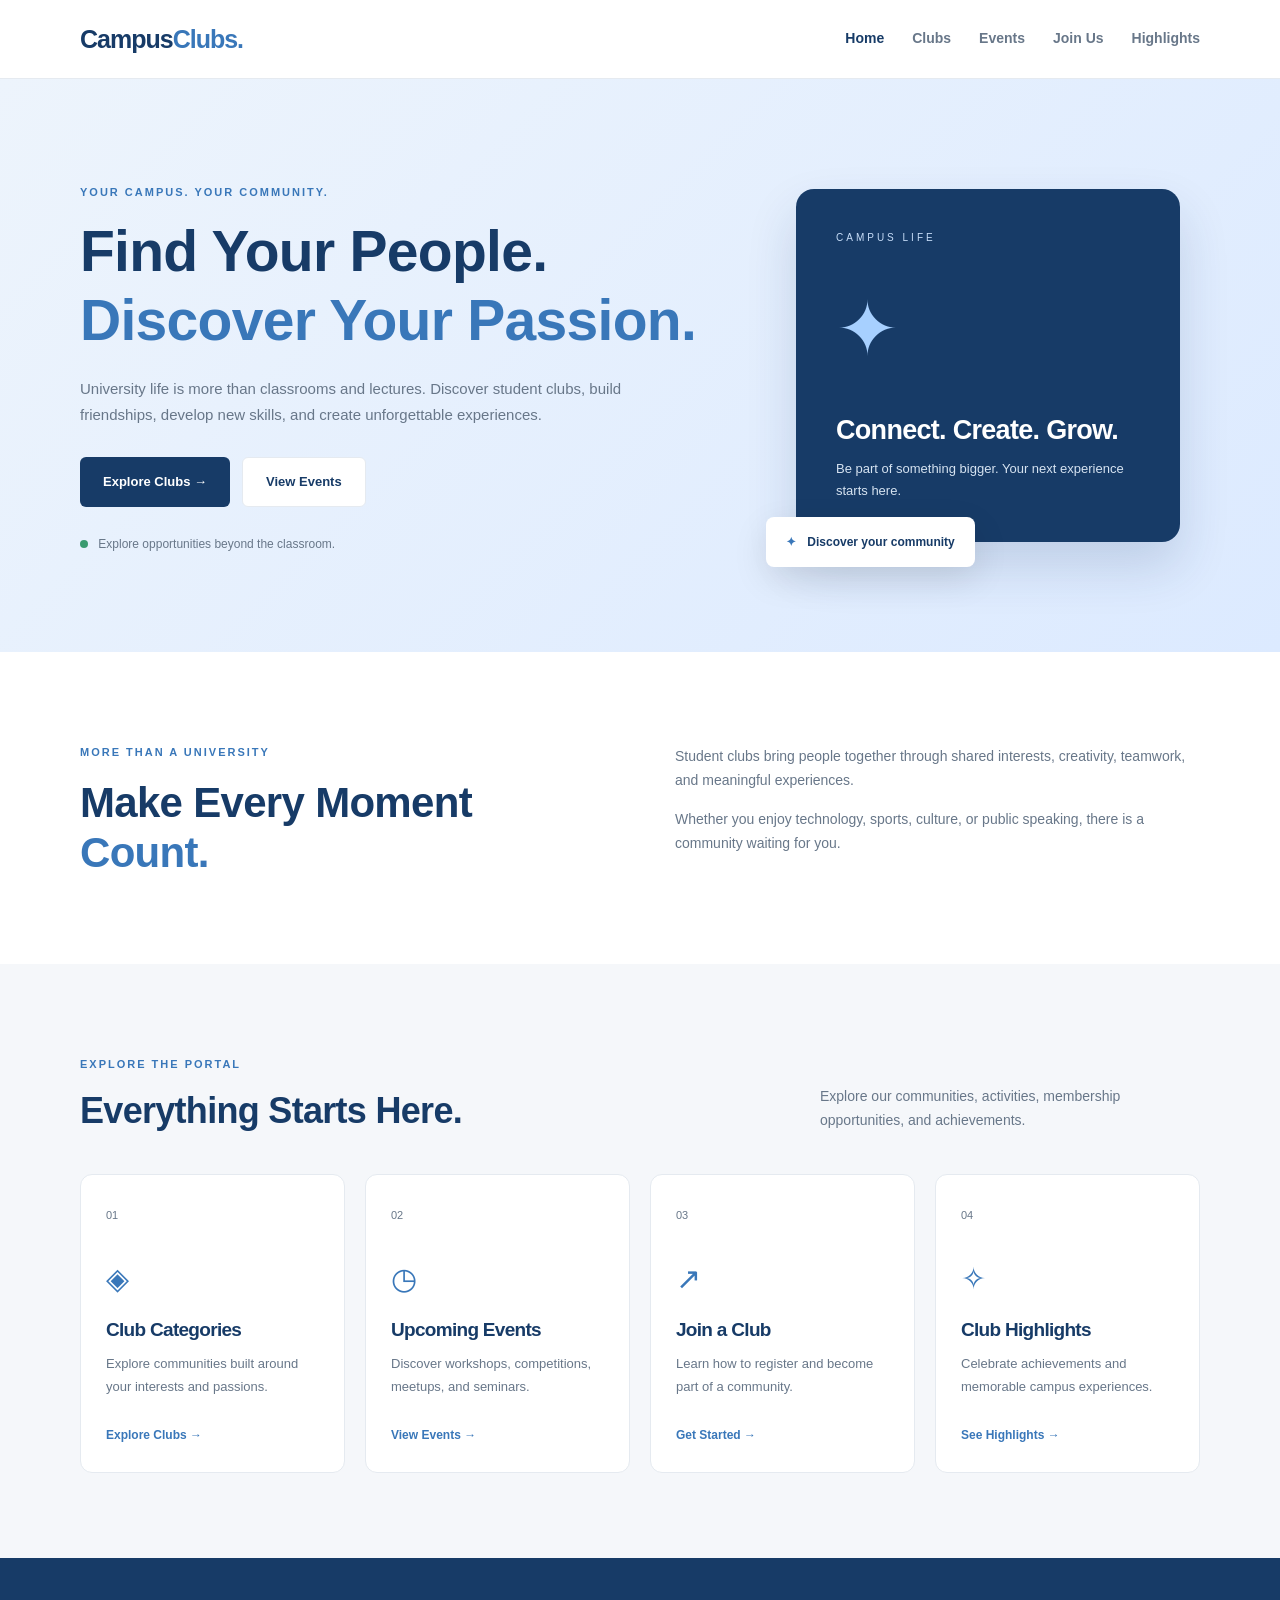
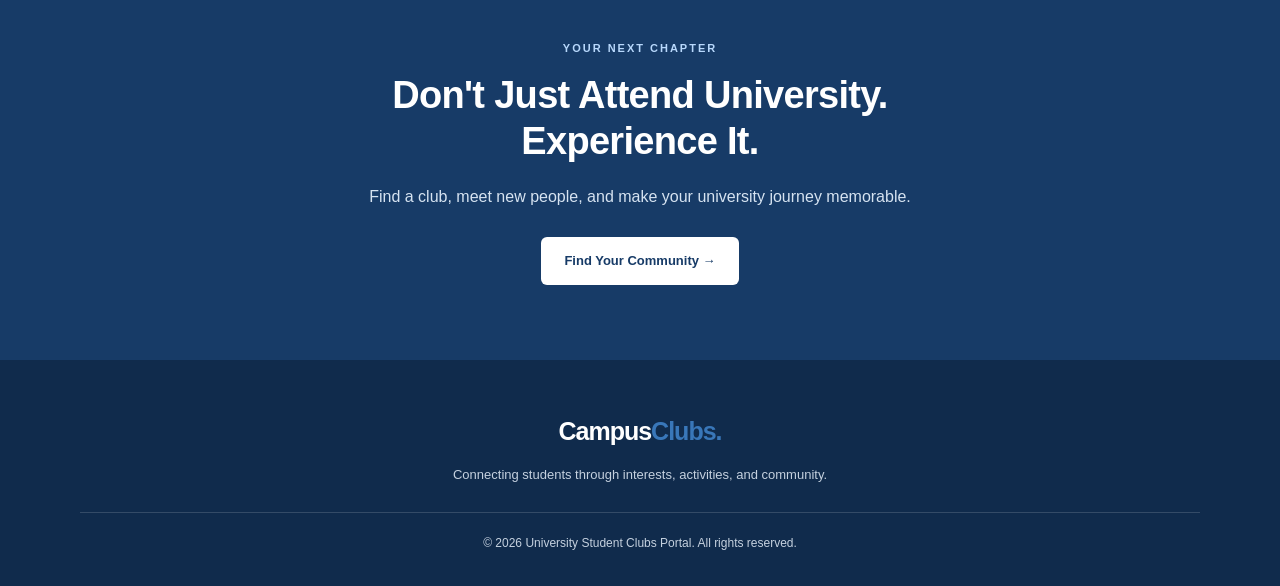
<file: src/index.html>
<!DOCTYPE html>
<html lang="en">
<head>
    <meta charset="UTF-8">
    <meta name="viewport" content="width=device-width, initial-scale=1.0">
    <meta name="description" content="Discover university student clubs, events, achievements and opportunities to get involved.">
    <title>Campus Clubs | University Student Clubs Portal</title>
    <link rel="stylesheet" href="../styles/style.css">
</head>
<body>

    <!-- Header -->
    <header class="site-header">
        <div class="container nav-wrapper">
            <a href="index.html" class="logo">
                Campus<span>Clubs.</span>
            </a>

            <nav class="main-nav" aria-label="Main navigation">
                <a href="index.html" class="active">Home</a>
                <a href="clubs.html">Clubs</a>
                <a href="events.html">Events</a>
                <a href="join.html">Join Us</a>
                <a href="highlights.html">Highlights</a>
            </nav>
        </div>
    </header>

    <main>

        <!-- Hero Section -->
        <section class="home-hero">
            <div class="container hero-content">
                <div class="hero-text">
                    <span class="eyebrow">YOUR CAMPUS. YOUR COMMUNITY.</span>

                    <h1>
                        Find Your People.
                        <span>Discover Your Passion.</span>
                    </h1>

                    <p>
                        University life is more than classrooms and lectures.
                        Discover student clubs, build friendships, develop
                        new skills, and create unforgettable experiences.
                    </p>

                    <div class="hero-actions">
                        <a href="clubs.html" class="btn btn-primary">
                            Explore Clubs →
                        </a>

                        <a href="events.html" class="btn btn-outline">
                            View Events
                        </a>
                    </div>

                    <div class="hero-note">
                        <span class="note-dot"></span>
                        Explore opportunities beyond the classroom.
                    </div>
                </div>

                <div class="hero-visual">
                    <div class="hero-visual-card">
                        <span class="visual-label">CAMPUS LIFE</span>
                        <div class="visual-symbol">✦</div>
                        <h2>Connect. Create. Grow.</h2>
                        <p>
                            Be part of something bigger.
                            Your next experience starts here.
                        </p>
                    </div>

                    <div class="floating-card">
                        <span>✦</span>
                        Discover your community
                    </div>
                </div>
            </div>
        </section>

        <!-- Introduction -->
        <section class="intro-section section-padding">
            <div class="container intro-grid">
                <div>
                    <span class="eyebrow">MORE THAN A UNIVERSITY</span>
                    <h2>
                        Make Every Moment
                        <span>Count.</span>
                    </h2>
                </div>

                <div class="intro-description">
                    <p>
                        Student clubs bring people together through
                        shared interests, creativity, teamwork, and
                        meaningful experiences.
                    </p>

                    <p>
                        Whether you enjoy technology, sports, culture,
                        or public speaking, there is a community
                        waiting for you.
                    </p>
                </div>
            </div>
        </section>

        <!-- Portal Pages -->
        <section class="explore-section section-padding">
            <div class="container">

                <div class="section-heading">
                    <div>
                        <span class="eyebrow">EXPLORE THE PORTAL</span>
                        <h2>Everything Starts Here.</h2>
                    </div>

                    <p>
                        Explore our communities, activities,
                        membership opportunities, and achievements.
                    </p>
                </div>

                <div class="explore-grid">

                    <a href="clubs.html" class="explore-card">
                        <span class="card-number">01</span>
                        <div class="explore-icon">◈</div>
                        <h3>Club Categories</h3>
                        <p>
                            Explore communities built around
                            your interests and passions.
                        </p>
                        <span class="card-link">Explore Clubs →</span>
                    </a>

                    <a href="events.html" class="explore-card">
                        <span class="card-number">02</span>
                        <div class="explore-icon">◷</div>
                        <h3>Upcoming Events</h3>
                        <p>
                            Discover workshops, competitions,
                            meetups, and seminars.
                        </p>
                        <span class="card-link">View Events →</span>
                    </a>

                    <a href="join.html" class="explore-card">
                        <span class="card-number">03</span>
                        <div class="explore-icon">↗</div>
                        <h3>Join a Club</h3>
                        <p>
                            Learn how to register and
                            become part of a community.
                        </p>
                        <span class="card-link">Get Started →</span>
                    </a>

                    <a href="highlights.html" class="explore-card">
                        <span class="card-number">04</span>
                        <div class="explore-icon">✧</div>
                        <h3>Club Highlights</h3>
                        <p>
                            Celebrate achievements and
                            memorable campus experiences.
                        </p>
                        <span class="card-link">See Highlights →</span>
                    </a>

                </div>
            </div>
        </section>

        <!-- Closing CTA -->
        <section class="home-cta">
            <div class="container cta-content">
                <span class="eyebrow">YOUR NEXT CHAPTER</span>
                <h2>Don't Just Attend University. Experience It.</h2>
                <p>
                    Find a club, meet new people, and make
                    your university journey memorable.
                </p>
                <a href="join.html" class="btn btn-light">
                    Find Your Community →
                </a>
            </div>
        </section>

    </main>

    <!-- Footer -->
    <footer class="site-footer">
        <div class="container footer-content">
            <a href="index.html" class="footer-logo">
                Campus<span>Clubs.</span>
            </a>

            <p>
                Connecting students through interests,
                activities, and community.
            </p>

            <p class="copyright">
                © 2026 University Student Clubs Portal.
                All rights reserved.
            </p>
        </div>
    </footer>

</body>
</html>
</file>
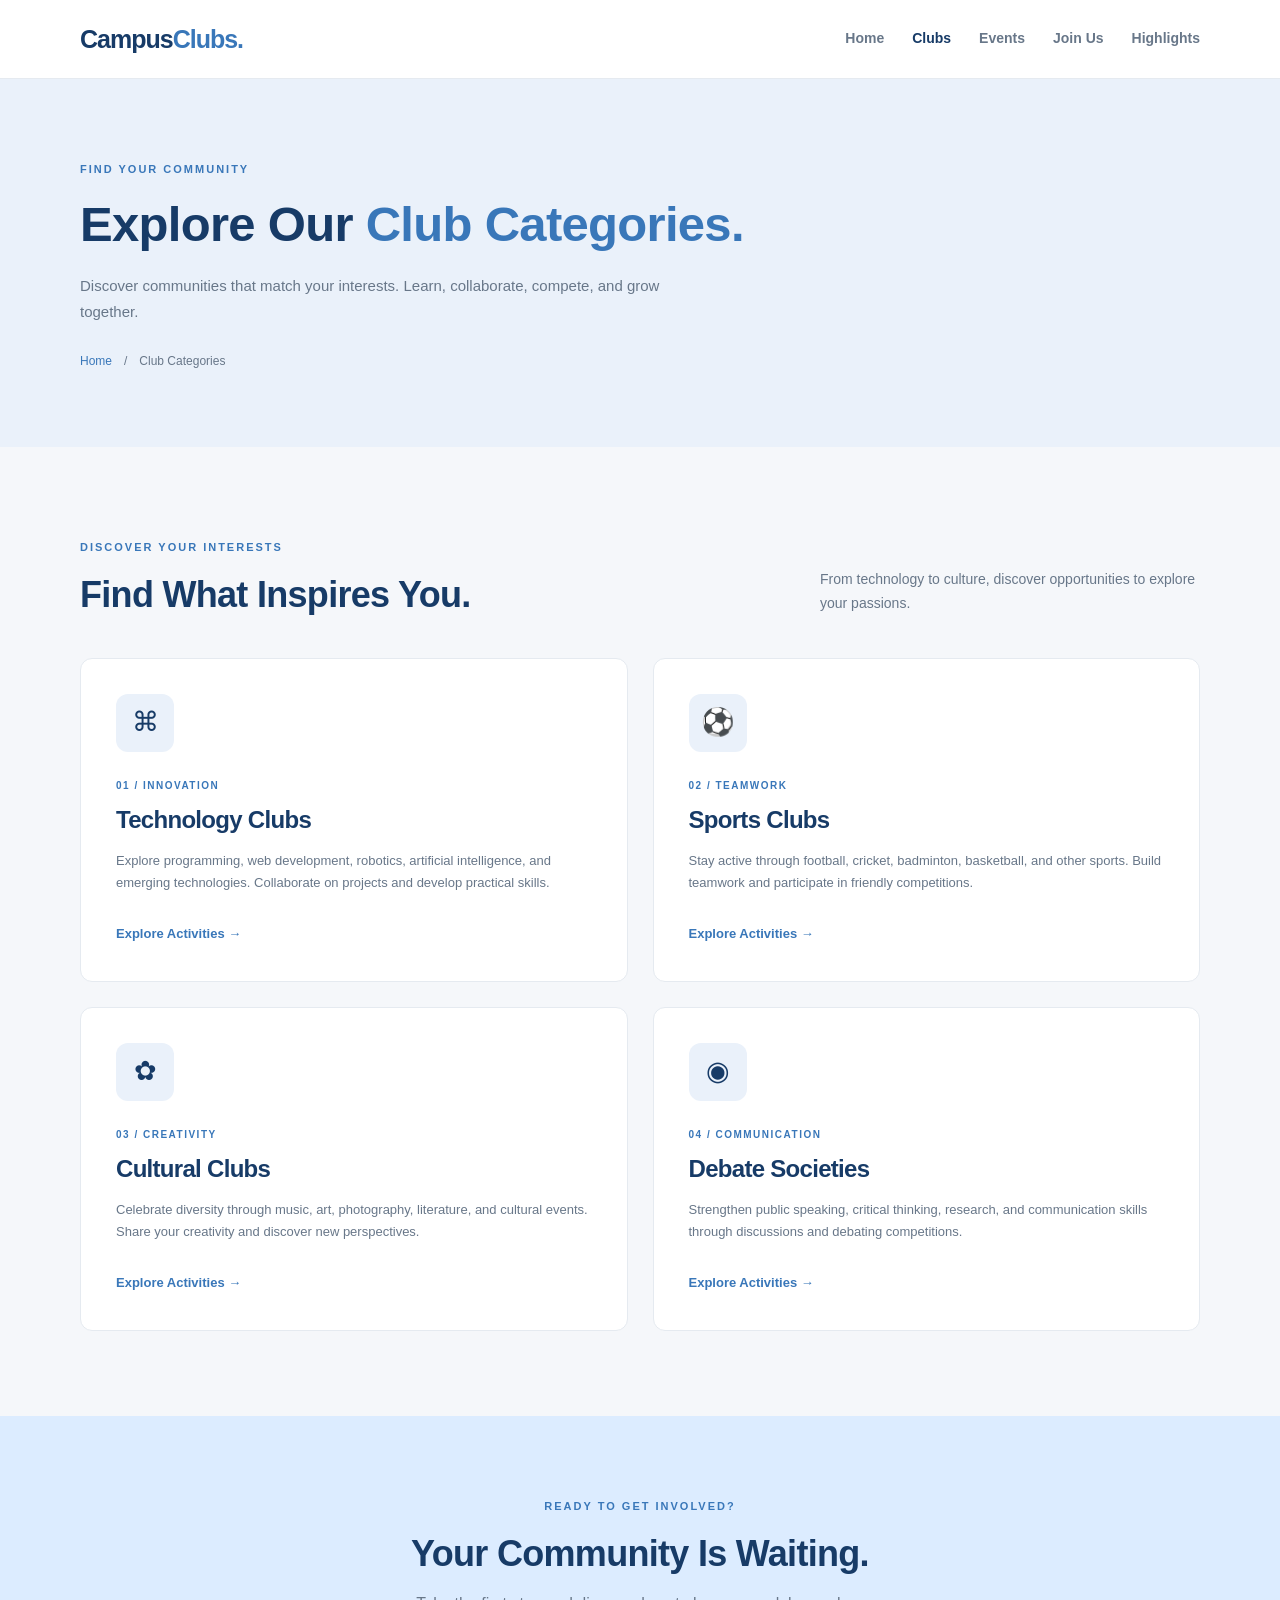
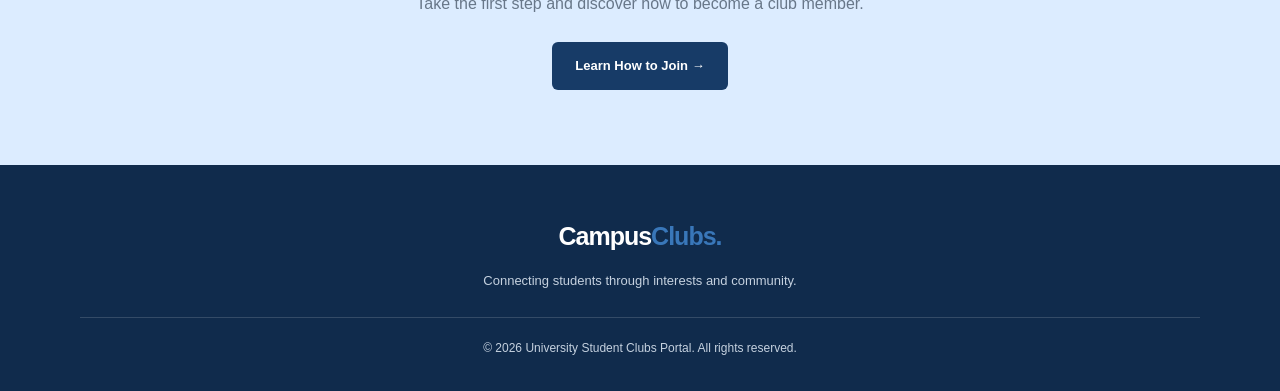
<file: src/clubs.html>
<!DOCTYPE html>
<html lang="en">
<head>
    <meta charset="UTF-8">
    <meta name="viewport" content="width=device-width, initial-scale=1.0">
    <meta name="description" content="Explore technology, sports, cultural and debate clubs at university.">
    <title>Club Categories | Campus Clubs</title>
    <link rel="stylesheet" href="../styles/style.css">
</head>
<body>

    <header class="site-header">
        <div class="container nav-wrapper">
            <a href="index.html" class="logo">
                Campus<span>Clubs.</span>
            </a>

            <nav class="main-nav" aria-label="Main navigation">
                <a href="index.html">Home</a>
                <a href="clubs.html" class="active">Clubs</a>
                <a href="events.html">Events</a>
                <a href="join.html">Join Us</a>
                <a href="highlights.html">Highlights</a>
            </nav>
        </div>
    </header>

    <main>

        <section class="page-hero">
            <div class="container">
                <span class="eyebrow">FIND YOUR COMMUNITY</span>
                <h1>Explore Our <span>Club Categories.</span></h1>
                <p>
                    Discover communities that match your interests.
                    Learn, collaborate, compete, and grow together.
                </p>
                <div class="breadcrumb">
                    <a href="index.html">Home</a>
                    <span>/</span>
                    <span>Club Categories</span>
                </div>
            </div>
        </section>

        <section class="category-section section-padding">
            <div class="container">

                <div class="section-heading">
                    <div>
                        <span class="eyebrow">DISCOVER YOUR INTERESTS</span>
                        <h2>Find What Inspires You.</h2>
                    </div>
                    <p>
                        From technology to culture, discover
                        opportunities to explore your passions.
                    </p>
                </div>

                <div class="club-grid">

                    <article class="club-card">
                        <div class="club-icon">⌘</div>
                        <span class="club-tag">01 / INNOVATION</span>
                        <h2>Technology Clubs</h2>
                        <p>
                            Explore programming, web development,
                            robotics, artificial intelligence, and
                            emerging technologies. Collaborate on
                            projects and develop practical skills.
                        </p>
                        <a href="events.html" class="text-link">
                            Explore Activities →
                        </a>
                    </article>

                    <article class="club-card">
                        <div class="club-icon">⚽</div>
                        <span class="club-tag">02 / TEAMWORK</span>
                        <h2>Sports Clubs</h2>
                        <p>
                            Stay active through football, cricket,
                            badminton, basketball, and other sports.
                            Build teamwork and participate in
                            friendly competitions.
                        </p>
                        <a href="events.html" class="text-link">
                            Explore Activities →
                        </a>
                    </article>

                    <article class="club-card">
                        <div class="club-icon">✿</div>
                        <span class="club-tag">03 / CREATIVITY</span>
                        <h2>Cultural Clubs</h2>
                        <p>
                            Celebrate diversity through music,
                            art, photography, literature, and
                            cultural events. Share your creativity
                            and discover new perspectives.
                        </p>
                        <a href="events.html" class="text-link">
                            Explore Activities →
                        </a>
                    </article>

                    <article class="club-card">
                        <div class="club-icon">◉</div>
                        <span class="club-tag">04 / COMMUNICATION</span>
                        <h2>Debate Societies</h2>
                        <p>
                            Strengthen public speaking, critical
                            thinking, research, and communication
                            skills through discussions and debating
                            competitions.
                        </p>
                        <a href="events.html" class="text-link">
                            Explore Activities →
                        </a>
                    </article>

                </div>
            </div>
        </section>

        <section class="category-cta">
            <div class="container">
                <span class="eyebrow">READY TO GET INVOLVED?</span>
                <h2>Your Community Is Waiting.</h2>
                <p>
                    Take the first step and discover how
                    to become a club member.
                </p>
                <a href="join.html" class="btn btn-primary">
                    Learn How to Join →
                </a>
            </div>
        </section>

    </main>

    <footer class="site-footer">
        <div class="container footer-content">
            <a href="index.html" class="footer-logo">
                Campus<span>Clubs.</span>
            </a>
            <p>Connecting students through interests and community.</p>
            <p class="copyright">
                © 2026 University Student Clubs Portal.
                All rights reserved.
            </p>
        </div>
    </footer>

</body>
</html>
</file>
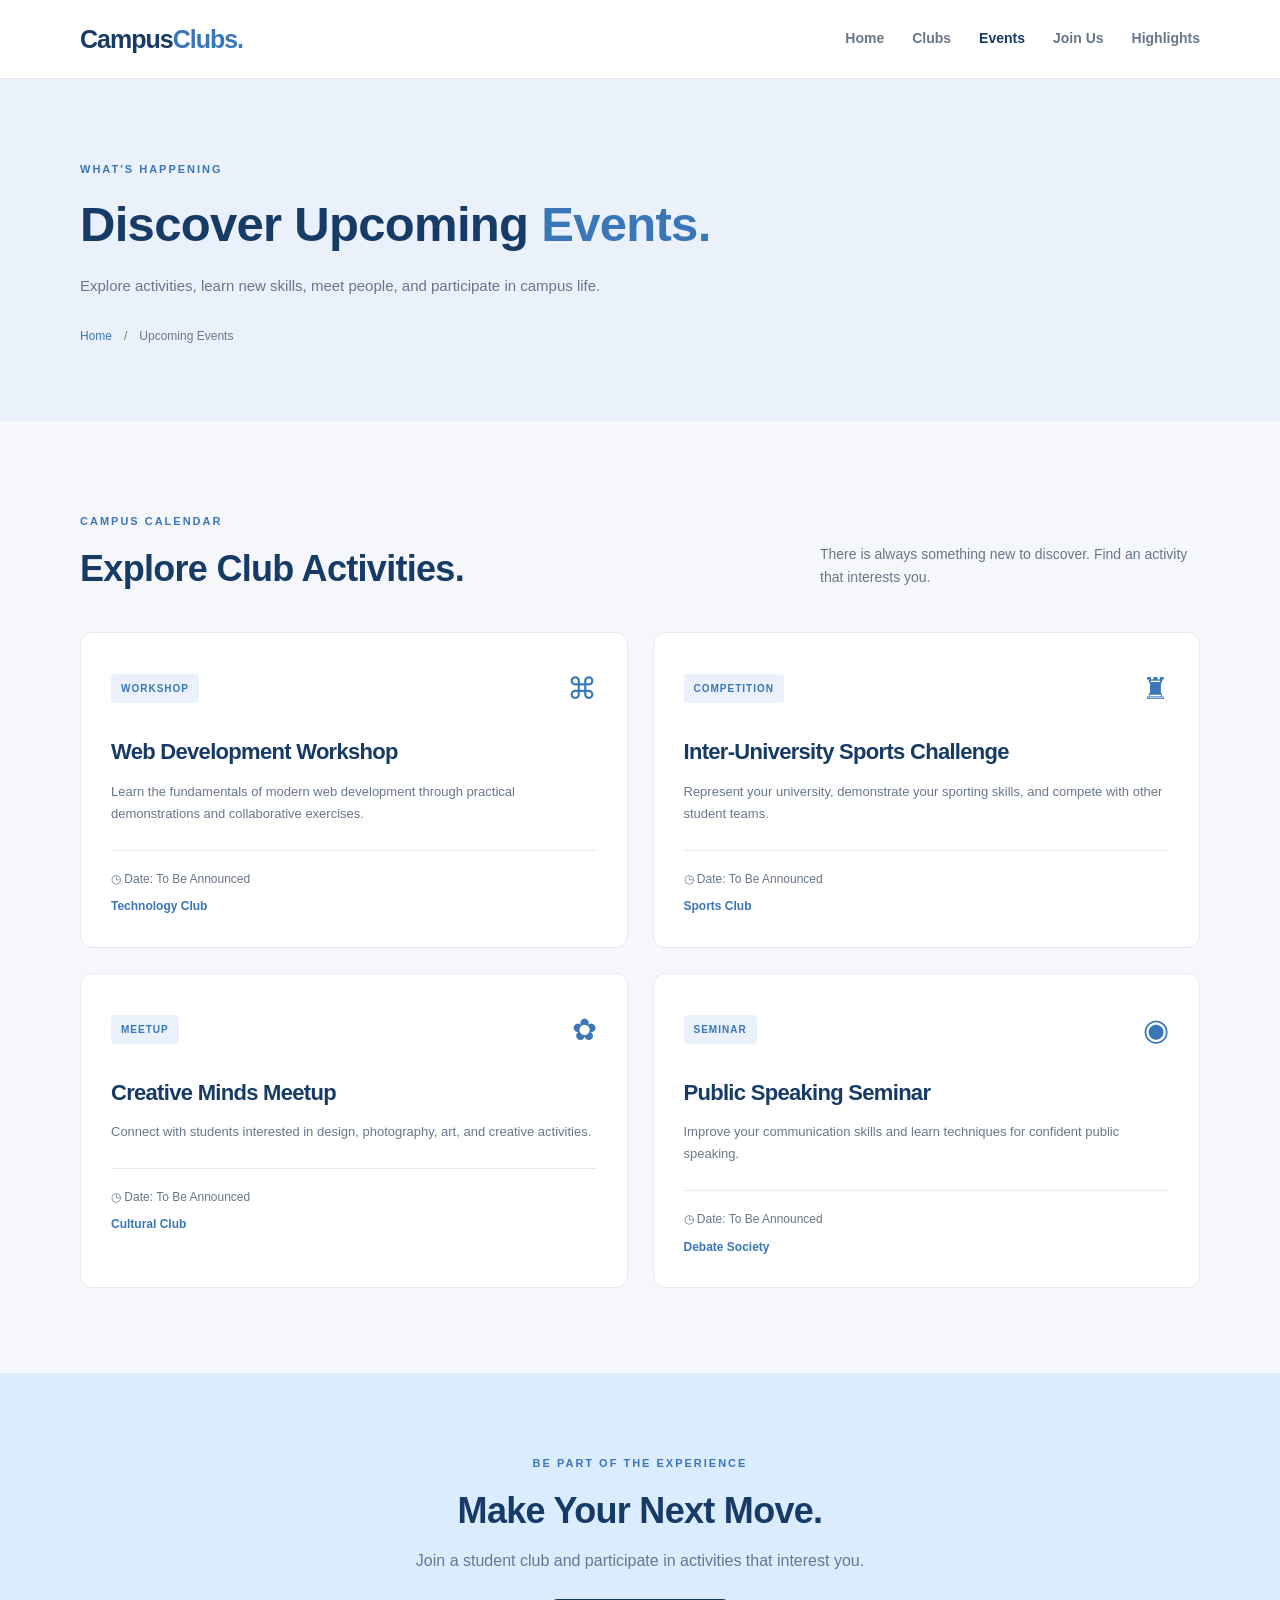
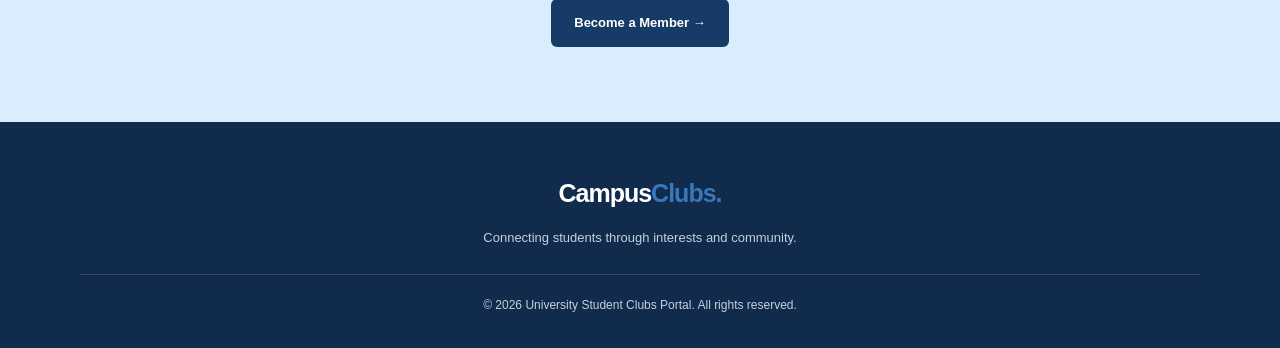
<file: src/events.html>
<!doctype html>
<html lang="en">
  <head>
    <meta charset="UTF-8" />
    <meta name="viewport" content="width=device-width, initial-scale=1.0" />
    <meta
      name="description"
      content="Discover workshops, competitions, meetups and seminars organized by student clubs."
    />
    <title>Upcoming Events | Campus Clubs</title>
    <link rel="stylesheet" href="../styles/style.css" />
  </head>
  <body>
    <header class="site-header">
      <div class="container nav-wrapper">
        <a href="index.html" class="logo"> Campus<span>Clubs.</span> </a>

        <nav class="main-nav" aria-label="Main navigation">
          <a href="index.html">Home</a>
          <a href="clubs.html">Clubs</a>
          <a href="events.html" class="active">Events</a>
          <a href="join.html">Join Us</a>
          <a href="highlights.html">Highlights</a>
        </nav>
      </div>
    </header>

    <main>
      <section class="page-hero">
        <div class="container">
          <span class="eyebrow">WHAT'S HAPPENING</span>
          <h1>Discover Upcoming <span>Events.</span></h1>
          <p>
            Explore activities, learn new skills, meet people, and participate
            in campus life.
          </p>
          <div class="breadcrumb">
            <a href="index.html">Home</a>
            <span>/</span>
            <span>Upcoming Events</span>
          </div>
        </div>
      </section>

      <section class="events-section section-padding">
        <div class="container">
          <div class="section-heading">
            <div>
              <span class="eyebrow">CAMPUS CALENDAR</span>
              <h2>Explore Club Activities.</h2>
            </div>
            <p>
              There is always something new to discover. Find an activity that
              interests you.
            </p>
          </div>

          <div class="event-grid">
            <article class="event-card">
              <div class="event-top">
                <span class="event-category">WORKSHOP</span>
                <span class="event-symbol">⌘</span>
              </div>
              <h2>Web Development Workshop</h2>
              <p>
                Learn the fundamentals of modern web development through
                practical demonstrations and collaborative exercises.
              </p>
              <div class="event-details">
                <span>◷ Date: To Be Announced</span>
                <span>Technology Club</span>
              </div>
            </article>

            <article class="event-card">
              <div class="event-top">
                <span class="event-category">COMPETITION</span>
                <span class="event-symbol">♜</span>
              </div>
              <h2>Inter-University Sports Challenge</h2>
              <p>
                Represent your university, demonstrate your sporting skills, and
                compete with other student teams.
              </p>
              <div class="event-details">
                <span>◷ Date: To Be Announced</span>
                <span>Sports Club</span>
              </div>
            </article>

            <article class="event-card">
              <div class="event-top">
                <span class="event-category">MEETUP</span>
                <span class="event-symbol">✿</span>
              </div>
              <h2>Creative Minds Meetup</h2>
              <p>
                Connect with students interested in design, photography, art,
                and creative activities.
              </p>
              <div class="event-details">
                <span>◷ Date: To Be Announced</span>
                <span>Cultural Club</span>
              </div>
            </article>

            <article class="event-card">
              <div class="event-top">
                <span class="event-category">SEMINAR</span>
                <span class="event-symbol">◉</span>
              </div>
              <h2>Public Speaking Seminar</h2>
              <p>
                Improve your communication skills and learn techniques for
                confident public speaking.
              </p>
              <div class="event-details">
                <span>◷ Date: To Be Announced</span>
                <span>Debate Society</span>
              </div>
            </article>
          </div>
        </div>
      </section>

      <section class="category-cta">
        <div class="container">
          <span class="eyebrow">BE PART OF THE EXPERIENCE</span>
          <h2>Make Your Next Move.</h2>
          <p>
            Join a student club and participate in activities that interest you.
          </p>
          <a href="join.html" class="btn btn-primary"> Become a Member → </a>
        </div>
      </section>
    </main>

    <footer class="site-footer">
      <div class="container footer-content">
        <a href="index.html" class="footer-logo"> Campus<span>Clubs.</span> </a>
        <p>Connecting students through interests and community.</p>
        <p class="copyright">
          © 2026 University Student Clubs Portal. All rights reserved.
        </p>
      </div>
    </footer>
  </body>
</html>
</file>
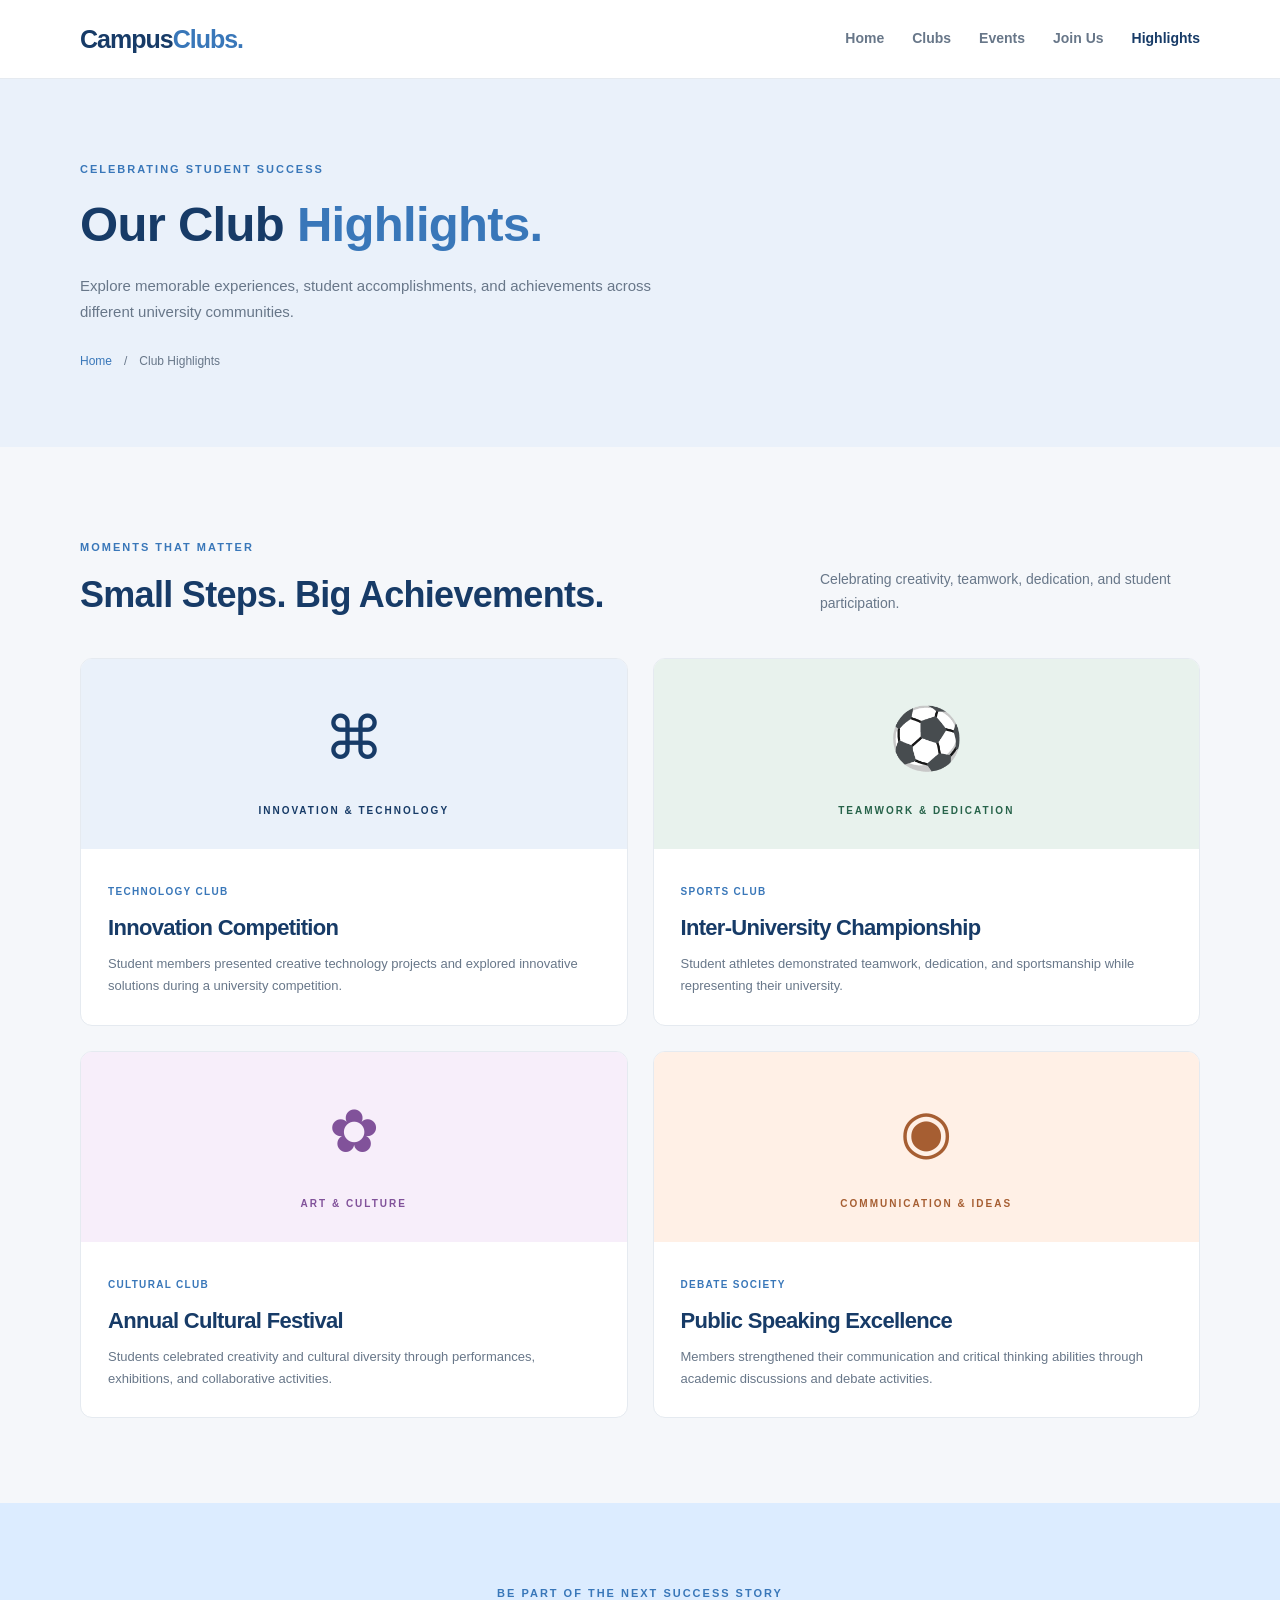
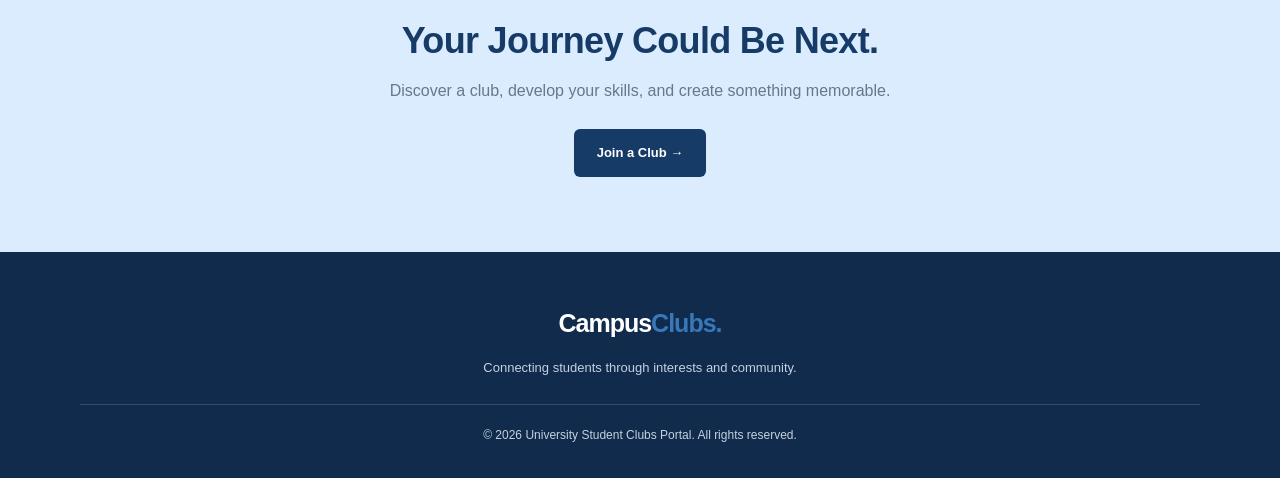
<file: src/highlights.html>
<!DOCTYPE html>
<html lang="en">
<head>
    <meta charset="UTF-8">
    <meta name="viewport" content="width=device-width, initial-scale=1.0">
    <meta name="description" content="Explore achievements, successful events and accomplishments of university student clubs.">
    <title>Club Highlights | Campus Clubs</title>
    <link rel="stylesheet" href="../styles/style.css">
</head>
<body>

    <header class="site-header">
        <div class="container nav-wrapper">
            <a href="index.html" class="logo">
                Campus<span>Clubs.</span>
            </a>

            <nav class="main-nav" aria-label="Main navigation">
                <a href="index.html">Home</a>
                <a href="clubs.html">Clubs</a>
                <a href="events.html">Events</a>
                <a href="join.html">Join Us</a>
                <a href="highlights.html" class="active">Highlights</a>
            </nav>
        </div>
    </header>

    <main>

        <section class="page-hero">
            <div class="container">
                <span class="eyebrow">CELEBRATING STUDENT SUCCESS</span>
                <h1>Our Club <span>Highlights.</span></h1>
                <p>
                    Explore memorable experiences, student
                    accomplishments, and achievements
                    across different university communities.
                </p>
                <div class="breadcrumb">
                    <a href="index.html">Home</a>
                    <span>/</span>
                    <span>Club Highlights</span>
                </div>
            </div>
        </section>

        <section class="highlights-section section-padding">
            <div class="container">

                <div class="section-heading">
                    <div>
                        <span class="eyebrow">MOMENTS THAT MATTER</span>
                        <h2>Small Steps. Big Achievements.</h2>
                    </div>
                    <p>
                        Celebrating creativity, teamwork,
                        dedication, and student participation.
                    </p>
                </div>

                <div class="achievement-grid">

                    <article class="achievement-card">
                        <div class="achievement-visual tech-visual">
                            <span>⌘</span>
                            <small>INNOVATION & TECHNOLOGY</small>
                        </div>
                        <div class="achievement-content">
                            <span class="achievement-tag">TECHNOLOGY CLUB</span>
                            <h2>Innovation Competition</h2>
                            <p>
                                Student members presented creative
                                technology projects and explored
                                innovative solutions during
                                a university competition.
                            </p>
                        </div>
                    </article>

                    <article class="achievement-card">
                        <div class="achievement-visual sports-visual">
                            <span>⚽</span>
                            <small>TEAMWORK & DEDICATION</small>
                        </div>
                        <div class="achievement-content">
                            <span class="achievement-tag">SPORTS CLUB</span>
                            <h2>Inter-University Championship</h2>
                            <p>
                                Student athletes demonstrated
                                teamwork, dedication, and
                                sportsmanship while representing
                                their university.
                            </p>
                        </div>
                    </article>

                    <article class="achievement-card">
                        <div class="achievement-visual culture-visual">
                            <span>✿</span>
                            <small>ART & CULTURE</small>
                        </div>
                        <div class="achievement-content">
                            <span class="achievement-tag">CULTURAL CLUB</span>
                            <h2>Annual Cultural Festival</h2>
                            <p>
                                Students celebrated creativity
                                and cultural diversity through
                                performances, exhibitions,
                                and collaborative activities.
                            </p>
                        </div>
                    </article>

                    <article class="achievement-card">
                        <div class="achievement-visual debate-visual">
                            <span>◉</span>
                            <small>COMMUNICATION & IDEAS</small>
                        </div>
                        <div class="achievement-content">
                            <span class="achievement-tag">DEBATE SOCIETY</span>
                            <h2>Public Speaking Excellence</h2>
                            <p>
                                Members strengthened their
                                communication and critical thinking
                                abilities through academic
                                discussions and debate activities.
                            </p>
                        </div>
                    </article>

                </div>
            </div>
        </section>

        <section class="category-cta">
            <div class="container">
                <span class="eyebrow">BE PART OF THE NEXT SUCCESS STORY</span>
                <h2>Your Journey Could Be Next.</h2>
                <p>
                    Discover a club, develop your skills,
                    and create something memorable.
                </p>
                <a href="join.html" class="btn btn-primary">
                    Join a Club →
                </a>
            </div>
        </section>

    </main>

    <footer class="site-footer">
        <div class="container footer-content">
            <a href="index.html" class="footer-logo">
                Campus<span>Clubs.</span>
            </a>
            <p>Connecting students through interests and community.</p>
            <p class="copyright">
                ©️ 2026 University Student Clubs Portal.
                All rights reserved.
            </p>
        </div>
    </footer>

</body>
</html>
</file>
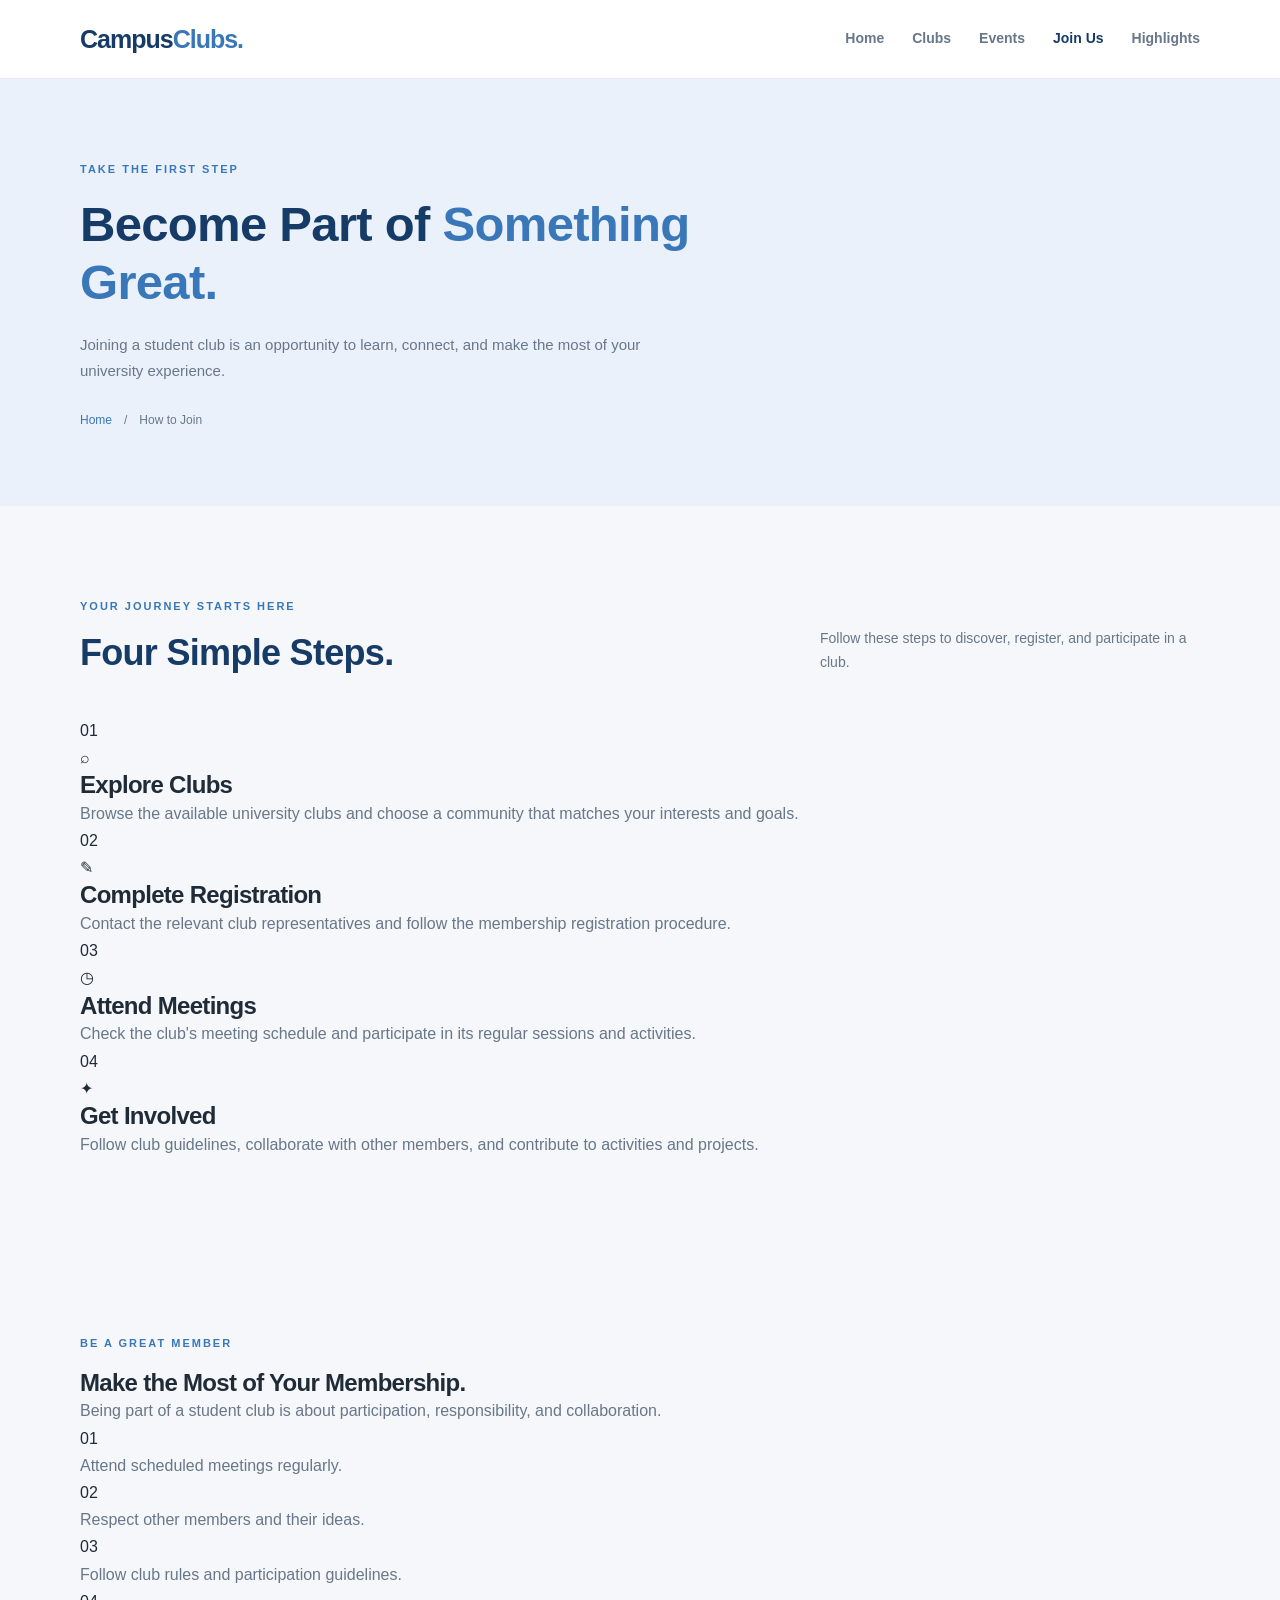
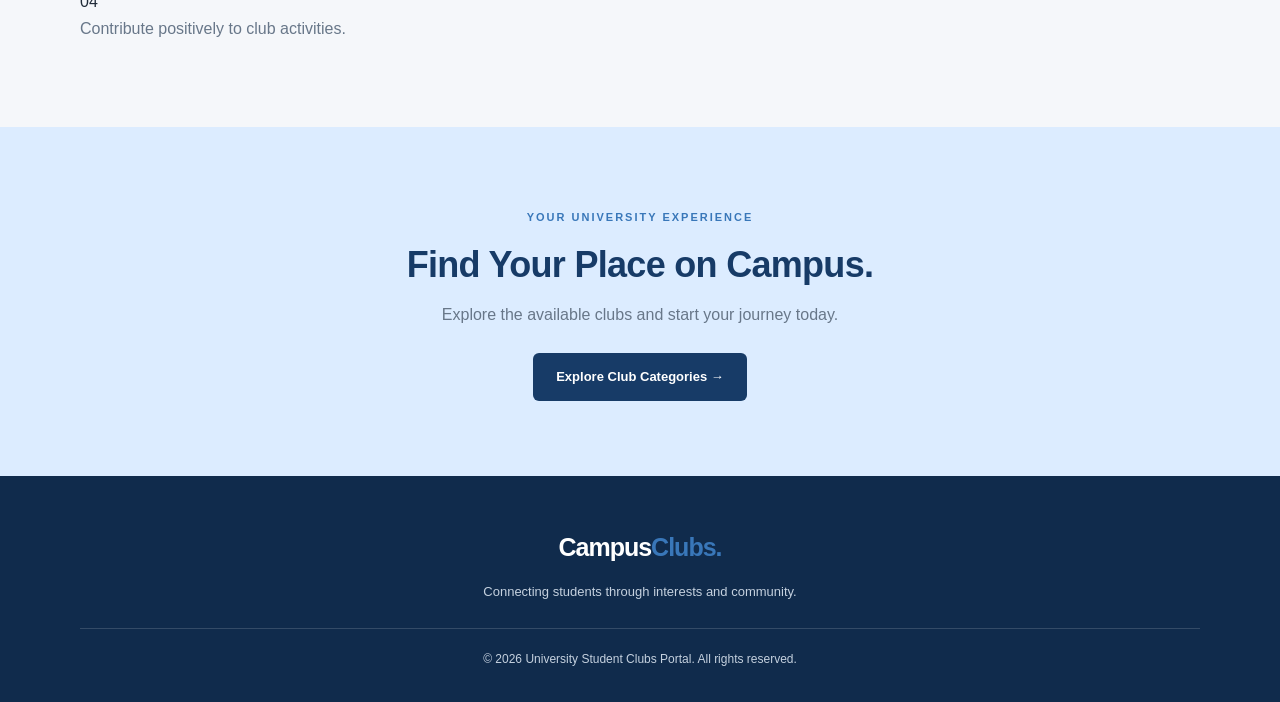
<file: src/join.html>
<!DOCTYPE html>
<html lang="en">
<head>
    <meta charset="UTF-8">
    <meta name="viewport" content="width=device-width, initial-scale=1.0">
    <meta name="description" content="Learn how to register, attend meetings and participate in university student clubs.">
    <title>How to Join | Campus Clubs</title>
    <link rel="stylesheet" href="../styles/style.css">
</head>
<body>

    <header class="site-header">
        <div class="container nav-wrapper">
            <a href="index.html" class="logo">
                Campus<span>Clubs.</span>
            </a>

            <nav class="main-nav" aria-label="Main navigation">
                <a href="index.html">Home</a>
                <a href="clubs.html">Clubs</a>
                <a href="events.html">Events</a>
                <a href="join.html" class="active">Join Us</a>
                <a href="highlights.html">Highlights</a>
            </nav>
        </div>
    </header>

    <main>

        <section class="page-hero">
            <div class="container">
                <span class="eyebrow">TAKE THE FIRST STEP</span>
                <h1>Become Part of <span>Something Great.</span></h1>
                <p>
                    Joining a student club is an opportunity
                    to learn, connect, and make the most
                    of your university experience.
                </p>
                <div class="breadcrumb">
                    <a href="index.html">Home</a>
                    <span>/</span>
                    <span>How to Join</span>
                </div>
            </div>
        </section>

        <section class="join-section section-padding">
            <div class="container">

                <div class="section-heading">
                    <div>
                        <span class="eyebrow">YOUR JOURNEY STARTS HERE</span>
                        <h2>Four Simple Steps.</h2>
                    </div>
                    <p>
                        Follow these steps to discover,
                        register, and participate in a club.
                    </p>
                </div>

                <div class="steps-grid">

                    <article class="step-card">
                        <span class="step-number">01</span>
                        <div class="step-icon">⌕</div>
                        <h2>Explore Clubs</h2>
                        <p>
                            Browse the available university clubs
                            and choose a community that matches
                            your interests and goals.
                        </p>
                    </article>

                    <article class="step-card">
                        <span class="step-number">02</span>
                        <div class="step-icon">✎</div>
                        <h2>Complete Registration</h2>
                        <p>
                            Contact the relevant club representatives
                            and follow the membership registration
                            procedure.
                        </p>
                    </article>

                    <article class="step-card">
                        <span class="step-number">03</span>
                        <div class="step-icon">◷</div>
                        <h2>Attend Meetings</h2>
                        <p>
                            Check the club's meeting schedule
                            and participate in its regular
                            sessions and activities.
                        </p>
                    </article>

                    <article class="step-card">
                        <span class="step-number">04</span>
                        <div class="step-icon">✦</div>
                        <h2>Get Involved</h2>
                        <p>
                            Follow club guidelines, collaborate
                            with other members, and contribute
                            to activities and projects.
                        </p>
                    </article>

                </div>
            </div>
        </section>

        <section class="guidelines-section section-padding">
            <div class="container guidelines-grid">

                <div>
                    <span class="eyebrow">BE A GREAT MEMBER</span>
                    <h2>Make the Most of Your Membership.</h2>
                    <p>
                        Being part of a student club is about
                        participation, responsibility, and
                        collaboration.
                    </p>
                </div>

                <div class="guidelines-list">
                    <div class="guideline-item">
                        <span>01</span>
                        <p>Attend scheduled meetings regularly.</p>
                    </div>

                    <div class="guideline-item">
                        <span>02</span>
                        <p>Respect other members and their ideas.</p>
                    </div>

                    <div class="guideline-item">
                        <span>03</span>
                        <p>Follow club rules and participation guidelines.</p>
                    </div>

                    <div class="guideline-item">
                        <span>04</span>
                        <p>Contribute positively to club activities.</p>
                    </div>
                </div>

            </div>
        </section>

        <section class="category-cta">
            <div class="container">
                <span class="eyebrow">YOUR UNIVERSITY EXPERIENCE</span>
                <h2>Find Your Place on Campus.</h2>
                <p>
                    Explore the available clubs and start
                    your journey today.
                </p>
                <a href="clubs.html" class="btn btn-primary">
                    Explore Club Categories →
                </a>
            </div>
        </section>

    </main>

    <footer class="site-footer">
        <div class="container footer-content">
            <a href="index.html" class="footer-logo">
                Campus<span>Clubs.</span>
            </a>
            <p>Connecting students through interests and community.</p>
            <p class="copyright">
                ©️ 2026 University Student Clubs Portal.
                All rights reserved.
            </p>
        </div>
    </footer>

</body>
</html>
</file>
<file: styles/style.css>
/* =========================================
   UNIVERSITY STUDENT CLUBS PORTAL
   GLOBAL DESIGN SYSTEM
========================================= */

:root {
  --primary: #173b67;
  --primary-dark: #102b4c;
  --secondary: #3977b9;
  --accent: #dcecff;

  --background: #f5f7fa;
  --surface: #ffffff;

  --text: #202b38;
  --muted: #687789;
  --border: #e5eaf0;

  --radius: 12px;
  --container: 1120px;
}

* {
  margin: 0;
  padding: 0;
  box-sizing: border-box;
}

html {
  scroll-behavior: smooth;
}

body {
  font-family: Arial, Helvetica, sans-serif;
  background: var(--background);
  color: var(--text);
  line-height: 1.7;
}

a {
  color: inherit;
}

.container {
  width: min(var(--container), 90%);
  margin: 0 auto;
}

.section-padding {
  padding: 85px 0;
}

/* =========================================
   HEADER & NAVIGATION
========================================= */

.site-header {
  background: var(--surface);
  border-bottom: 1px solid var(--border);
  position: relative;
  z-index: 10;
}

.nav-wrapper {
  min-height: 78px;
  display: flex;
  align-items: center;
  justify-content: space-between;
  gap: 30px;
}

.logo,
.footer-logo {
  color: var(--primary);
  font-size: 25px;
  font-weight: 800;
  text-decoration: none;
  letter-spacing: -1px;
}

.logo span,
.footer-logo span {
  color: var(--secondary);
}

.main-nav {
  display: flex;
  align-items: center;
  flex-wrap: wrap;
  gap: 28px;
}

.main-nav a {
  text-decoration: none;
  color: var(--muted);
  font-size: 14px;
  font-weight: 600;
  transition: color 0.2s ease;
}

.main-nav a:hover,
.main-nav a.active {
  color: var(--primary);
}

/* =========================================
   GLOBAL TYPOGRAPHY
========================================= */

.eyebrow {
  display: inline-block;
  color: var(--secondary);
  font-size: 11px;
  font-weight: 800;
  letter-spacing: 2px;
  margin-bottom: 16px;
}

h1,
h2,
h3 {
  line-height: 1.2;
  letter-spacing: -0.7px;
}

p {
  color: var(--muted);
}

.section-heading {
  display: flex;
  justify-content: space-between;
  align-items: end;
  gap: 30px;
  margin-bottom: 42px;
}

.section-heading h2 {
  color: var(--primary);
  font-size: 36px;
}

.section-heading > p {
  max-width: 380px;
  font-size: 14px;
}

/* =========================================
   BUTTONS
========================================= */

.btn {
  display: inline-flex;
  justify-content: center;
  align-items: center;
  padding: 13px 23px;
  border-radius: 6px;
  text-decoration: none;
  font-size: 13px;
  font-weight: 700;
  transition: all 0.2s ease;
}

.btn-primary {
  background: var(--primary);
  color: white;
}

.btn-primary:hover {
  background: var(--primary-dark);
  transform: translateY(-2px);
}

.btn-outline {
  border: 1px solid var(--border);
  background: white;
  color: var(--primary);
}

.btn-outline:hover {
  border-color: var(--primary);
}

.btn-light {
  background: white;
  color: var(--primary);
}

.btn-light:hover {
  background: var(--accent);
}

/* =========================================
   PAGE HERO - SHARED INNER PAGES
========================================= */

.page-hero {
  background: #eaf1fa;
  padding: 75px 0;
}

.page-hero h1 {
  max-width: 750px;
  font-size: 49px;
  color: var(--primary);
  margin-bottom: 20px;
}

.page-hero h1 span {
  color: var(--secondary);
}

.page-hero p {
  max-width: 620px;
  font-size: 15px;
}

.breadcrumb {
  display: flex;
  gap: 12px;
  margin-top: 27px;
  font-size: 12px;
  color: var(--muted);
}

.breadcrumb a {
  color: var(--secondary);
  text-decoration: none;
}

/* =========================================
   SHARED CTA SECTION
========================================= */

.category-cta {
  background: var(--accent);
  text-align: center;
  padding: 75px 20px;
}

.category-cta h2 {
  color: var(--primary);
  font-size: 36px;
  margin-bottom: 15px;
}

.category-cta p {
  margin-bottom: 25px;
}

/* =========================================
   FOOTER
========================================= */

.site-footer {
  background: var(--primary-dark);
  padding: 50px 0 25px;
  text-align: center;
}

.footer-logo {
  display: inline-block;
  color: white;
  margin-bottom: 12px;
}

.footer-content > p {
  color: #c5d1df;
  font-size: 13px;
  margin-bottom: 8px;
}

.copyright {
  margin-top: 25px;
  padding-top: 20px;
  border-top: 1px solid rgba(255, 255, 255, 0.15);
  font-size: 12px !important;
}

/* =========================================
   HOMEPAGE
   TEAM LEAD
========================================= */

.home-hero {
  background: linear-gradient(135deg, #edf4fc, #dceaff);
  padding: 90px 0;
}

.hero-content {
  display: grid;
  grid-template-columns: 1.2fr 0.8fr;
  align-items: center;
  gap: 60px;
}

.hero-text h1 {
  font-size: 57px;
  color: var(--primary);
  margin-bottom: 22px;
  max-width: 650px;
}

.hero-text h1 span {
  color: var(--secondary);
  display: block;
}

.hero-text > p {
  max-width: 550px;
  font-size: 15px;
  margin-bottom: 30px;
}

.hero-actions {
  display: flex;
  flex-wrap: wrap;
  gap: 12px;
}

.hero-note {
  margin-top: 27px;
  font-size: 12px;
  color: var(--muted);
}

.note-dot {
  display: inline-block;
  width: 8px;
  height: 8px;
  background: #3a9b70;
  border-radius: 50%;
  margin-right: 7px;
}

.hero-visual {
  position: relative;
  padding: 20px;
}

.hero-visual-card {
  min-height: 340px;
  padding: 40px;
  border-radius: 18px;
  background: var(--primary);
  color: white;
  display: flex;
  flex-direction: column;
  justify-content: center;
  box-shadow: 0 25px 50px rgba(23, 59, 103, 0.16);
}

.visual-label {
  font-size: 10px;
  letter-spacing: 3px;
  color: #c7ddf8;
}

.visual-symbol {
  font-size: 75px;
  color: #a7d0ff;
  margin: 20px 0;
}

.hero-visual-card h2 {
  font-size: 27px;
  margin-bottom: 12px;
}

.hero-visual-card p {
  color: #d6e3f1;
  font-size: 13px;
}

.floating-card {
  position: absolute;
  bottom: -5px;
  left: -10px;
  background: white;
  padding: 15px 20px;
  border-radius: 8px;
  box-shadow: 0 12px 35px rgba(0, 0, 0, 0.1);
  font-size: 12px;
  font-weight: 700;
  color: var(--primary);
}

.floating-card span {
  color: var(--secondary);
  margin-right: 8px;
}

/* Homepage Introduction */

.intro-section {
  background: white;
}

.intro-grid {
  display: grid;
  grid-template-columns: 1fr 1fr;
  gap: 70px;
  align-items: center;
}

.intro-grid h2 {
  font-size: 42px;
  color: var(--primary);
  max-width: 400px;
}

.intro-grid h2 span {
  color: var(--secondary);
}

.intro-description p {
  margin-bottom: 15px;
  font-size: 14px;
}

/* Homepage Explore Cards */

.explore-section {
  background: var(--background);
}

.explore-grid {
  display: grid;
  grid-template-columns: repeat(4, 1fr);
  gap: 20px;
}

.explore-card {
  background: white;
  border: 1px solid var(--border);
  border-radius: var(--radius);
  padding: 25px;
  text-decoration: none;
  transition:
    transform 0.2s ease,
    box-shadow 0.2s ease;
}

.explore-card:hover {
  transform: translateY(-5px);
  box-shadow: 0 15px 30px rgba(23, 59, 103, 0.08);
}

.card-number {
  font-size: 11px;
  color: var(--muted);
}

.explore-icon {
  font-size: 30px;
  color: var(--secondary);
  margin: 25px 0 15px;
}

.explore-card h3 {
  font-size: 19px;
  color: var(--primary);
  margin-bottom: 12px;
}

.explore-card p {
  font-size: 13px;
  margin-bottom: 22px;
}

.card-link {
  color: var(--secondary);
  font-size: 12px;
  font-weight: 700;
}

/* Homepage CTA */

.home-cta {
  background: var(--primary);
  padding: 75px 20px;
  text-align: center;
}

.cta-content h2 {
  max-width: 650px;
  margin: 0 auto 18px;
  font-size: 38px;
  color: white;
}

.cta-content p {
  color: #d6e3f1;
  margin-bottom: 27px;
}

.cta-content .eyebrow {
  color: #b8d8fc;
}

/* =========================================
   TEAM LEAD CSS ENDS HERE
========================================= 
   MEMBER 1 - CLUB CATEGORIES
========================================= */

.club-grid {
  display: grid;
  grid-template-columns: repeat(2, 1fr);
  gap: 25px;
}

.club-card {
  background: white;
  border: 1px solid #e5eaf0;
  border-radius: 12px;
  padding: 35px;
  transition:
    transform 0.2s ease,
    box-shadow 0.2s ease;
}

.club-card:hover {
  transform: translateY(-4px);
  box-shadow: 0 15px 30px rgba(23, 59, 103, 0.08);
}

.club-icon {
  width: 58px;
  height: 58px;
  display: grid;
  place-items: center;
  border-radius: 12px;
  background: #eaf1fa;
  color: #173b67;
  font-size: 27px;
  margin-bottom: 25px;
}

.club-tag {
  display: block;
  font-size: 10px;
  font-weight: 800;
  letter-spacing: 1.5px;
  color: #3977b9;
  margin-bottom: 12px;
}

.club-card h2 {
  color: #173b67;
  font-size: 24px;
  margin-bottom: 15px;
}

.club-card p {
  font-size: 13px;
  margin-bottom: 25px;
}

.text-link {
  text-decoration: none;
  color: #3977b9;
  font-size: 13px;
  font-weight: 700;
}

.text-link:hover {
  color: #173b67;
}

@media (max-width: 768px) {
  .club-grid {
    grid-template-columns: 1fr;
  }

  .club-card {
    padding: 25px;
  }
}
/* 
   MEMBER 2 - UPCOMING EVENTS
========================================= */

.event-grid {
  display: grid;
  grid-template-columns: repeat(2, 1fr);
  gap: 25px;
}

.event-card {
  background: white;
  border: 1px solid #e5eaf0;
  border-radius: 12px;
  padding: 30px;
  transition:
    transform 0.2s ease,
    box-shadow 0.2s ease;
}

.event-card:hover {
  transform: translateY(-4px);
  box-shadow: 0 15px 30px rgba(23, 59, 103, 0.08);
}

.event-top {
  display: flex;
  justify-content: space-between;
  align-items: center;
  margin-bottom: 25px;
}

.event-category {
  background: #eaf1fa;
  color: #3977b9;
  border-radius: 4px;
  padding: 6px 10px;
  font-size: 10px;
  font-weight: 800;
  letter-spacing: 1px;
}

.event-symbol {
  font-size: 30px;
  color: #3977b9;
}

.event-card h2 {
  color: #173b67;
  font-size: 22px;
  margin-bottom: 15px;
}

.event-card > p {
  font-size: 13px;
  margin-bottom: 25px;
}

.event-details {
  border-top: 1px solid #e5eaf0;
  padding-top: 18px;
  display: flex;
  flex-direction: column;
  gap: 7px;
  font-size: 12px;
  color: #687789;
}

.event-details span:last-child {
  font-weight: 700;
  color: #3977b9;
}

@media (max-width: 768px) {
  .event-grid {
    grid-template-columns: 1fr;
  }

  .event-card {
    padding: 24px;
  }
}

/* =========================================
   MEMBER 4 - CLUB HIGHLIGHTS
========================================= */

.achievement-grid {
    display: grid;
    grid-template-columns: repeat(2, 1fr);
    gap: 25px;
}

.achievement-card {
    background: white;
    border: 1px solid #e5eaf0;
    border-radius: 12px;
    overflow: hidden;
    transition: transform 0.2s ease, box-shadow 0.2s ease;
}

.achievement-card:hover {
    transform: translateY(-4px);
    box-shadow: 0 15px 30px rgba(23,59,103,0.08);
}

.achievement-visual {
    min-height: 190px;
    display: flex;
    flex-direction: column;
    justify-content: center;
    align-items: center;
    gap: 12px;
    background: #eaf1fa;
    color: #173b67;
}

.achievement-visual > span {
    font-size: 60px;
}

.achievement-visual small {
    font-size: 10px;
    font-weight: 800;
    letter-spacing: 2px;
}

.tech-visual {
    background: #eaf1fa;
}

.sports-visual {
    background: #e8f2ed;
    color: #27634a;
}

.culture-visual {
    background: #f7eefa;
    color: #81529a;
}

.debate-visual {
    background: #fff0e6;
    color: #a65e32;
}

.achievement-content {
    padding: 27px;
}

.achievement-tag {
    font-size: 10px;
    color: #3977b9;
    font-weight: 800;
    letter-spacing: 1.3px;
}

.achievement-content h2 {
    font-size: 22px;
    color: #173b67;
    margin: 12px 0;
}

.achievement-content p {
    font-size: 13px;
}

@media (max-width: 768px) {
    .achievement-grid {
        grid-template-columns: 1fr;
    }

    .achievement-visual {
        min-height: 160px;
    }
}
</file>
